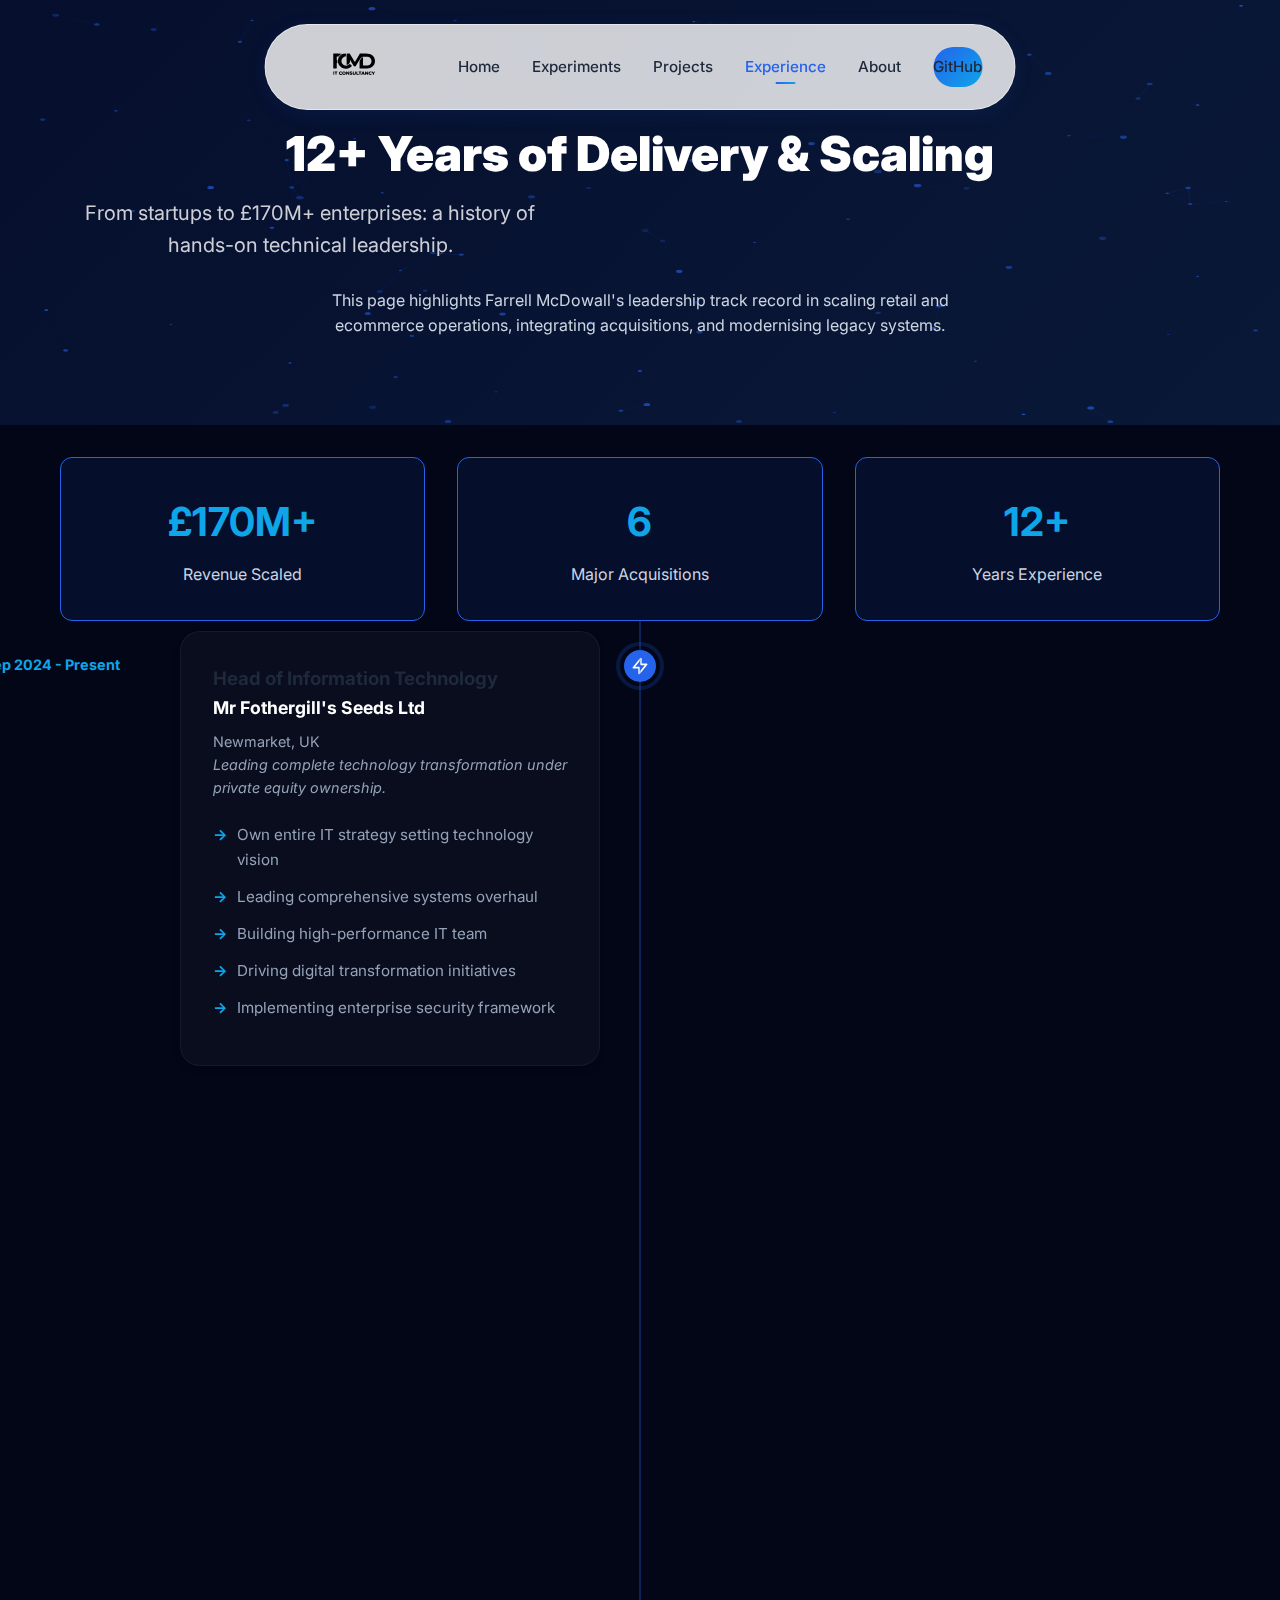
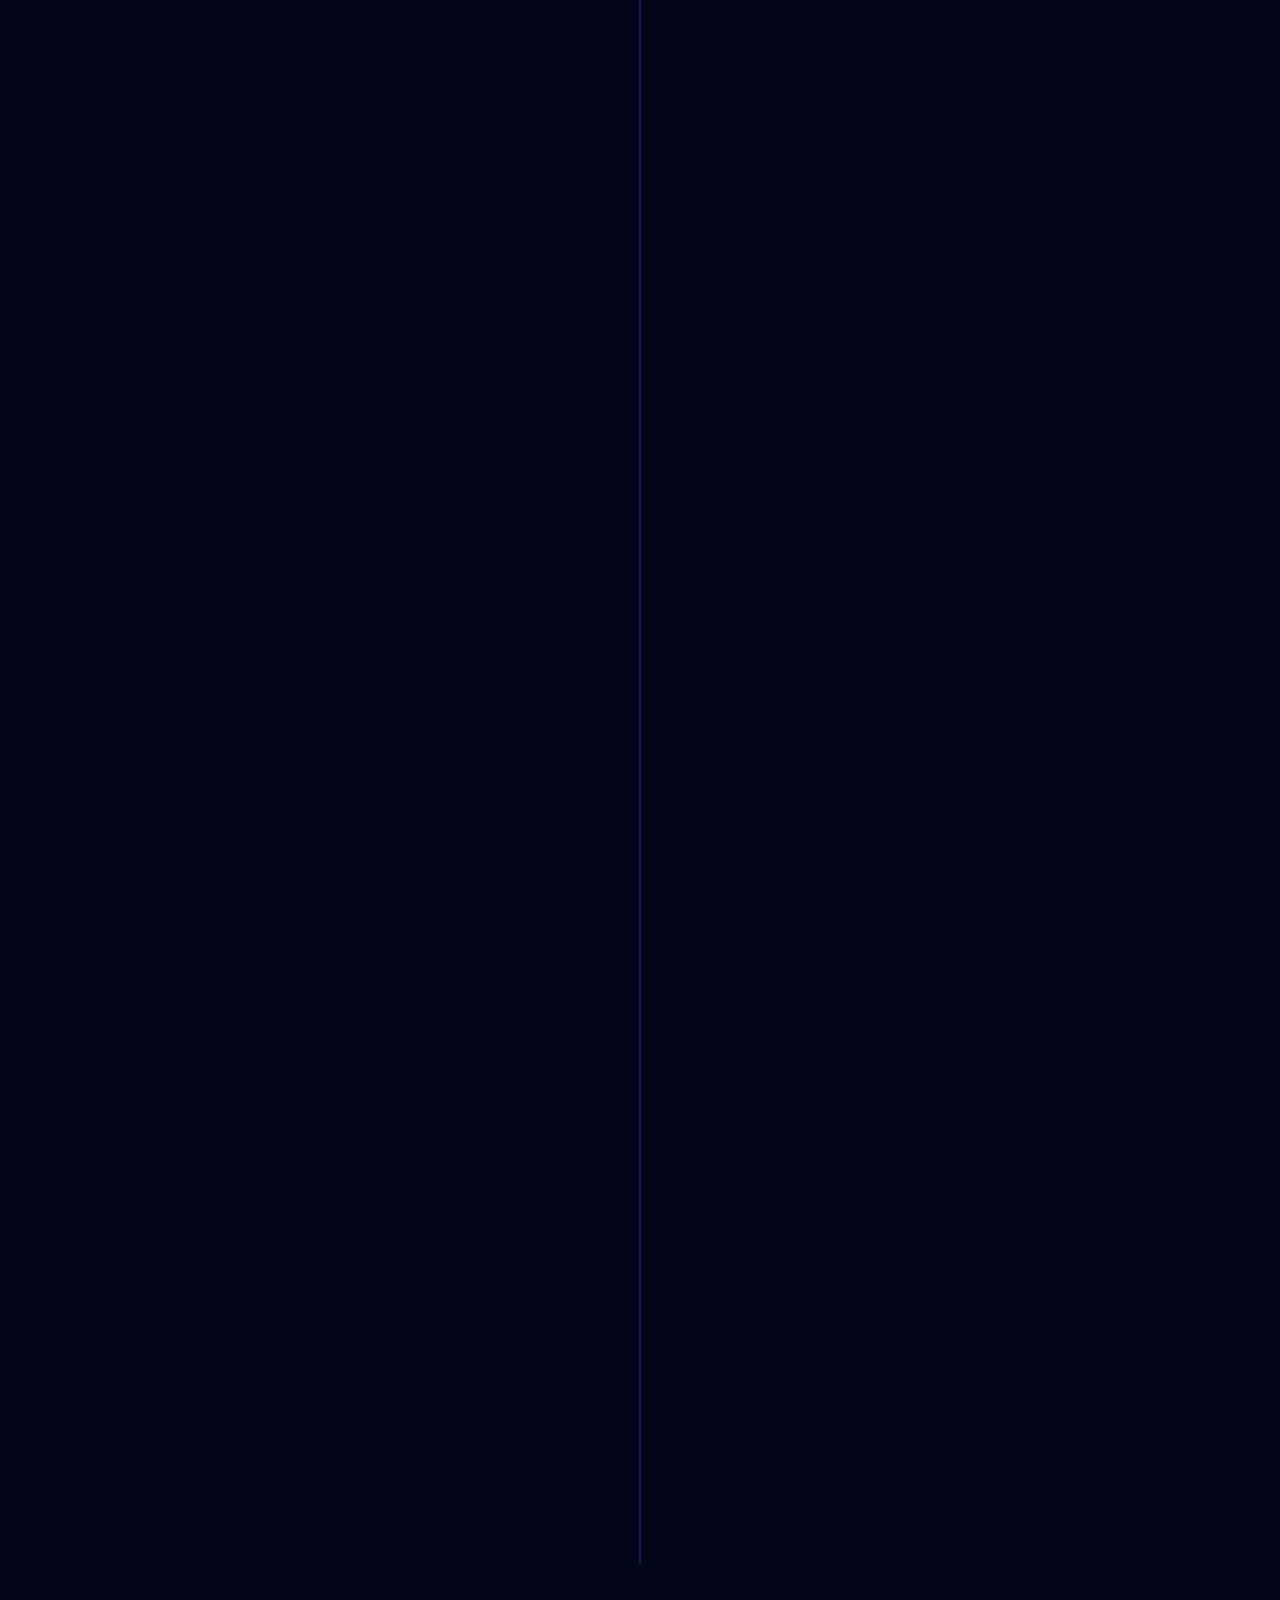
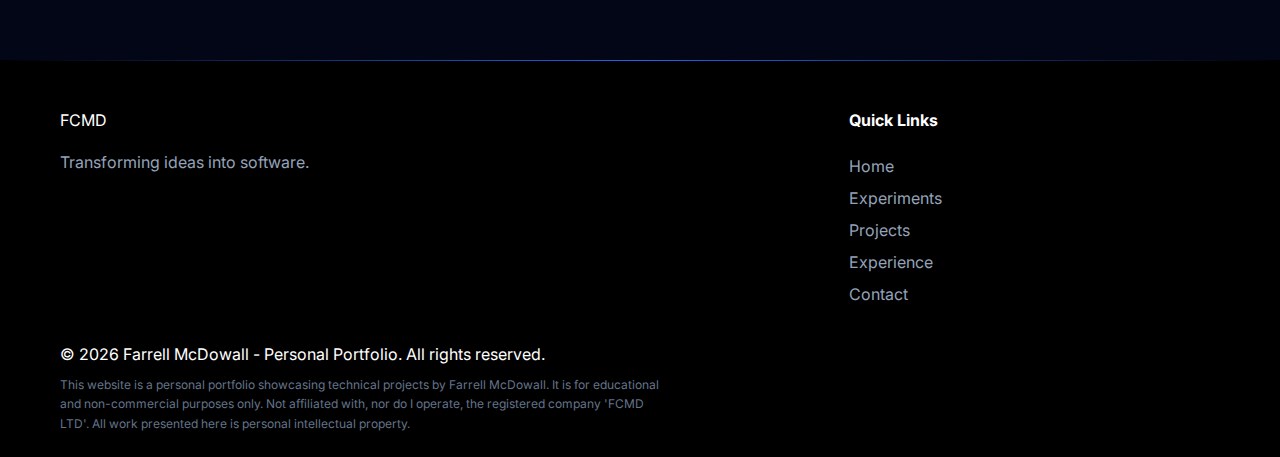
<file: experience.html>
<!DOCTYPE html>
<html lang="en">
<head>
    <meta charset="UTF-8">
    <meta name="viewport" content="width=device-width, initial-scale=1.0">
    <title>Experience - FCMD | Farrell McDowall</title>
    <meta name="description" content="Professional journey of Farrell McDowall: Scaling Yours Clothing from £2M to £170M+, M&A integration, and digital transformation leadership.">
    <meta name="robots" content="index, follow">
    <link rel="canonical" href="https://fcmd.com/experience.html">
    <link rel="sitemap" type="application/xml" title="Sitemap" href="https://fcmd.com/sitemap.xml">
    
    <!-- Open Graph -->
    <meta property="og:type" content="website">
    <meta property="og:url" content="https://fcmd.com/experience.html">
    <meta property="og:title" content="Farrell McDowall - Professional Experience">
    <meta property="og:description" content="A track record of scaling businesses, leading transformation, and driving growth.">
    <meta property="og:image" content="https://fcmd.com/images/og-experience.png">
    <meta property="og:image:alt" content="FCMD Experience and Outcomes">
    <meta property="og:image:width" content="1200">
    <meta property="og:image:height" content="630">

    <!-- Twitter -->
    <meta property="twitter:card" content="summary_large_image">
    <meta property="twitter:url" content="https://fcmd.com/experience.html">
    <meta property="twitter:title" content="Farrell McDowall - Professional Experience">
    <meta property="twitter:description" content="A track record of scaling businesses, leading transformation, and driving growth.">
    <meta property="twitter:image" content="https://fcmd.com/images/og-experience.png">

    <script type="application/ld+json">
    {
        "@context": "https://schema.org",
        "@graph": [
            {
                "@type": "Organization",
                "@id": "https://fcmd.com/#organization",
                "name": "FCMD",
                "url": "https://fcmd.com/",
                "logo": "https://fcmd.com/images/logo.svg",
                "email": "contact@fcmd.com",
                "telephone": "+447777123456",
                "address": {
                    "@type": "PostalAddress",
                    "addressLocality": "Peterborough",
                    "addressCountry": "GB"
                },
                "areaServed": [
                    "United Kingdom",
                    "European Union"
                ],
                "founder": {
                    "@id": "https://fcmd.com/#person"
                }
            },
            {
                "@type": "Person",
                "@id": "https://fcmd.com/#person",
                "name": "Farrell McDowall",
                "jobTitle": "Fractional CTO and IT Advisor",
                "worksFor": {
                    "@id": "https://fcmd.com/#organization"
                },
                "url": "https://fcmd.com/",
                "sameAs": [
                    "https://www.linkedin.com/in/farrellmcdowall/"
                ]
            },
            {
                "@type": "WebSite",
                "@id": "https://fcmd.com/#website",
                "url": "https://fcmd.com/",
                "name": "FCMD",
                "publisher": {
                    "@id": "https://fcmd.com/#organization"
                }
            },
            {
                "@type": "WebPage",
                "@id": "https://fcmd.com/experience.html#webpage",
                "url": "https://fcmd.com/experience.html",
                "name": "Experience - FCMD",
                "isPartOf": {
                    "@id": "https://fcmd.com/#website"
                },
                "about": {
                    "@id": "https://fcmd.com/#person"
                }
            }
        ]
    }
    </script>
    <script type="application/ld+json">
    {
        "@context": "https://schema.org",
        "@type": "FAQPage",
        "mainEntity": [
            {
                "@type": "Question",
                "name": "What outcomes has Farrell delivered?",
                "acceptedAnswer": {
                    "@type": "Answer",
                    "text": "Leadership contributions include scaling retail and ecommerce operations from £2M to £170M+, integrating acquisitions, and modernising systems to improve uptime and delivery speed."
                }
            },
            {
                "@type": "Question",
                "name": "Does FCMD take interim or fractional roles?",
                "acceptedAnswer": {
                    "@type": "Answer",
                    "text": "Yes. FCMD can step in as interim Head of IT/CTO, provide fractional leadership, or support your existing team with strategy, governance, and delivery oversight."
                }
            },
            {
                "@type": "Question",
                "name": "Can you work with internal teams and vendors?",
                "acceptedAnswer": {
                    "@type": "Answer",
                    "text": "FCMD partners with internal teams and external vendors to align roadmaps, reduce risk, and keep delivery on track without adding unnecessary overhead."
                }
            }
        ]
    }
    </script>

    <link rel="icon" href="images/logo.svg" type="image/svg+xml">
    <link rel="stylesheet" href="styles.css">
    <link rel="preconnect" href="https://fonts.googleapis.com">
    <link rel="preconnect" href="https://fonts.gstatic.com" crossorigin>
    <link href="https://fonts.googleapis.com/css2?family=Inter:wght@300;400;600;700;900&display=swap" rel="stylesheet">
</head>
<body>
    <div class="scroll-progress"></div>
    <nav class="floating-nav">
        <div class="nav-container">
            <div class="logo" onclick="window.location.href='index.html'">
                <img src="images/logo.svg" alt="FCMD logo" class="logo-img" width="1024" height="544">
            </div>
            <ul class="nav-menu">
                <li><a href="index.html#home">Home</a></li>
                <li><a href="index.html#services">Experiments</a></li>
                <li><a href="projects.html">Projects</a></li>
                <li><a href="experience.html" class="active">Experience</a></li>
                <li><a href="index.html#about">About</a></li>
                <li><a href="https://github.com/BarbaricBrush" target="_blank" class="btn-contact">GitHub</a></li>
            </ul>
            <button class="mobile-menu-toggle" aria-label="Toggle navigation menu" aria-expanded="false">
                <span></span>
                <span></span>
                <span></span>
            </button>
        </div>
        <div class="mobile-menu-drawer" aria-hidden="true">
            <ul class="mobile-nav-links">
                <li><a href="index.html#home">Home</a></li>
                <li><a href="index.html#services">Experiments</a></li>
                <li><a href="projects.html">Projects</a></li>
                <li><a href="experience.html" class="active">Experience</a></li>
                <li><a href="index.html#about">About</a></li>
                <li><a href="https://github.com/BarbaricBrush" target="_blank" class="btn-contact-mobile">GitHub</a></li>
            </ul>
        </div>
    </nav>

    <section class="page-header">
        <canvas id="particles-canvas"></canvas>
        <div class="animated-gradient"></div>
        <div class="container" style="position: relative; z-index: 2;">
            <h1 class="hero-title" style="font-size: 3rem; margin-bottom: 1rem;">12+ Years of Delivery & Scaling</h1>
            <p class="hero-subtitle">From startups to £170M+ enterprises: a history of hands-on technical leadership.</p>
            <p class="page-summary">This page highlights Farrell McDowall's leadership track record in scaling retail and ecommerce operations, integrating acquisitions, and modernising legacy systems.</p>
        </div>
    </section>

    <section class="track-record" style="border-bottom: none; padding-bottom: 0;">
        <div class="container">
            <div class="comparison-grid" style="margin-top: 0; grid-template-columns: repeat(auto-fit, minmax(250px, 1fr));">
                <div class="comparison-card highlight" style="text-align: center;">
                    <h3 class="comparison-header" style="margin-bottom: 0.5rem; font-size: 2.5rem; color: var(--secondary-color);">£170M+</h3>
                    <p style="color: #cbd5e1;">Revenue Scaled</p>
                </div>
                <div class="comparison-card highlight" style="text-align: center;">
                    <h3 class="comparison-header" style="margin-bottom: 0.5rem; font-size: 2.5rem; color: var(--secondary-color);">6</h3>
                    <p style="color: #cbd5e1;">Major Acquisitions</p>
                </div>
                <div class="comparison-card highlight" style="text-align: center;">
                    <h3 class="comparison-header" style="margin-bottom: 0.5rem; font-size: 2.5rem; color: var(--secondary-color);">12+</h3>
                    <p style="color: #cbd5e1;">Years Experience</p>
                </div>
            </div>
        </div>
    </section>

    <section class="timeline-section">
        <div class="container">
            <div class="timeline">
                <!-- Mr Fothergill's Seeds -->
                <div class="timeline-item">
                    <div class="timeline-dot">
                        <svg xmlns="http://www.w3.org/2000/svg" fill="none" viewBox="0 0 24 24" stroke="currentColor"><path stroke-linecap="round" stroke-linejoin="round" stroke-width="2" d="M13 10V3L4 14h7v7l9-11h-7z" /></svg>
                    </div>
                    <div class="timeline-date">Sep 2024 - Present</div>
                    <div class="timeline-content highlight-card">
                        <h3>Head of Information Technology</h3>
                        <h4>Mr Fothergill's Seeds Ltd</h4>
                        <p class="location">Newmarket, UK</p>
                        <p class="role-summary">Leading complete technology transformation under private equity ownership.</p>
                        <ul class="responsibility-list">
                            <li>Own entire IT strategy setting technology vision</li>
                            <li>Leading comprehensive systems overhaul</li>
                            <li>Building high-performance IT team</li>
                            <li>Driving digital transformation initiatives</li>
                            <li>Implementing enterprise security framework</li>
                        </ul>
                    </div>
                </div>

                <!-- Yours Clothing (Head of IT) -->
                <div class="timeline-item">
                    <div class="timeline-dot">
                        <svg xmlns="http://www.w3.org/2000/svg" fill="none" viewBox="0 0 24 24" stroke="currentColor"><path stroke-linecap="round" stroke-linejoin="round" stroke-width="2" d="M9 19v-6a2 2 0 00-2-2H5a2 2 0 00-2 2v6a2 2 0 002 2h2a2 2 0 002-2zm0 0V9a2 2 0 012-2h2a2 2 0 012 2v10m-6 0a2 2 0 002 2h2a2 2 0 002-2m0 0V5a2 2 0 012-2h2a2 2 0 012 2v14a2 2 0 01-2 2h-2a2 2 0 01-2-2z" /></svg>
                    </div>
                    <div class="timeline-date">Sep 2019 - Sep 2024</div>
                    <div class="timeline-content highlight-card">
                        <h3>Head of Information Technology</h3>
                        <h4>Yours Clothing Group</h4>
                        <p class="location">Peterborough, UK</p>
                        <p class="role-summary" style="margin-bottom: 0.5rem;"><strong>The Challenge:</strong> Scale a £2M startup into a £170M+ multi-brand enterprise while acquiring and integrating 5 major competitors.</p>
                        <p class="role-summary"><strong>The Outcome:</strong> Built the IT function from scratch, led M&A integration for Evans/M&Co/LTS, and maintained 99% uptime during explosive growth.</p>
                        
                        <div class="tech-stack">
                            <span class="tech-tag">M&A Integration</span>
                            <span class="tech-tag">Cisco Meraki</span>
                            <span class="tech-tag">Cloud Scaling</span>
                            <span class="tech-tag">E-commerce</span>
                        </div>

                        <ul class="responsibility-list">
                            <li><strong>M&A Engine:</strong> Led seamless tech onboarding for Evans, M&Co, LongTallSally.</li>
                            <li><strong>Scale:</strong> Grew IT team from 1 to enterprise-level function supporting 1000+ staff.</li>
                            <li><strong>Infrastructure:</strong> Deployed Cisco Meraki across all retail/HQ sites.</li>
                            <li><strong>Reliability:</strong> 99%+ uptime for 6 fashion brand websites during peak trading.</li>
                        </ul>
                    </div>
                </div>

                <!-- Yours Clothing (IT Manager) -->
                <div class="timeline-item">
                    <div class="timeline-dot">
                        <svg xmlns="http://www.w3.org/2000/svg" fill="none" viewBox="0 0 24 24" stroke="currentColor"><path stroke-linecap="round" stroke-linejoin="round" stroke-width="2" d="M12 6V4m0 2a2 2 0 100 4m0-4a2 2 0 110 4m-6 8a2 2 0 100-4m0 4a2 2 0 110-4m0 4v2m0-6V4m6 6v10m6-2a2 2 0 100-4m0 4a2 2 0 110-4m0 4v2m0-6V4" /></svg>
                    </div>
                    <div class="timeline-date">Jun 2017 - Sep 2019</div>
                    <div class="timeline-content highlight-card">
                        <h3>Information Technology Manager</h3>
                        <h4>Yours Clothing</h4>
                        <p class="location">Peterborough, UK</p>
                        <p class="role-summary">Focused on Change Management and Business Process Improvement during early growth phases.</p>
                    </div>
                </div>

                <!-- Rivage -->
                <div class="timeline-item">
                    <div class="timeline-dot">
                        <svg xmlns="http://www.w3.org/2000/svg" fill="none" viewBox="0 0 24 24" stroke="currentColor"><path stroke-linecap="round" stroke-linejoin="round" stroke-width="2" d="M10 20l4-16m4 4l4 4-4 4M6 16l-4-4 4-4" /></svg>
                    </div>
                    <div class="timeline-date">Sep 2016 - Jun 2017</div>
                    <div class="timeline-content highlight-card">
                        <h3>IT Development Manager</h3>
                        <h4>Rivage UK</h4>
                        <p class="location">Peterborough, UK</p>
                        <p class="role-summary">Built and led the complete technical infrastructure for a natural cosmetics startup.</p>
                         <div class="tech-stack">
                            <span class="tech-tag">Startup</span>
                            <span class="tech-tag">Full Stack Dev</span>
                            <span class="tech-tag">Infrastructure</span>
                        </div>
                        <ul class="responsibility-list">
                            <li>Architected complete e-commerce platform from ground up.</li>
                            <li>Built comprehensive business management systems (Inventory, CRM, Finance).</li>
                            <li>Contributed to profitable business exit/sale through robust technical foundation.</li>
                        </ul>
                    </div>
                </div>

                <!-- Trisoft -->
                <div class="timeline-item">
                    <div class="timeline-dot">
                        <svg xmlns="http://www.w3.org/2000/svg" fill="none" viewBox="0 0 24 24" stroke="currentColor"><path stroke-linecap="round" stroke-linejoin="round" stroke-width="2" d="M14 10l-2 1m0 0l-2-1m2 1v2.5M20 7l-2 1m2-1l-2-1m2 1v2.5M14 4l-2-1-2 1M4 7l2-1M4 7l2 1M4 7v2.5M12 21l-2-1m2 1l2-1m-2 1v-2.5M6 18l-2-1v-2.5M18 18l2-1v-2.5" /></svg>
                    </div>
                    <div class="timeline-date">Oct 2015 - Sep 2016</div>
                    <div class="timeline-content highlight-card">
                        <h3>Software Developer</h3>
                        <h4>Trisoft Limited</h4>
                        <p class="location">Peterborough, UK</p>
                        <p class="role-summary">Delivered bespoke software development for NHS theatre management systems.</p>
                        <ul class="responsibility-list">
                            <li>Developed enhancements for AQUA TheaterMan (NHS).</li>
                            <li>Built backend infrastructure for SalesPak application.</li>
                            <li>Maintained DCB 0129 accredited healthcare systems.</li>
                        </ul>
                    </div>
                </div>

                <!-- Bakkavor -->
                <div class="timeline-item">
                    <div class="timeline-dot">
                        <svg xmlns="http://www.w3.org/2000/svg" fill="none" viewBox="0 0 24 24" stroke="currentColor"><path stroke-linecap="round" stroke-linejoin="round" stroke-width="2" d="M5 12h14M5 12a2 2 0 01-2-2V6a2 2 0 012-2h14a2 2 0 012 2v4a2 2 0 01-2 2M5 12a2 2 0 00-2 2v4a2 2 0 002 2h14a2 2 0 002-2v-4a2 2 0 00-2-2m-2-4h.01M17 16h.01" /></svg>
                    </div>
                    <div class="timeline-date">Jan 2013 - Oct 2015</div>
                    <div class="timeline-content highlight-card">
                        <h3>Systems Administrator</h3>
                        <h4>Bakkavor</h4>
                        <p class="location">Spalding, UK</p>
                        <p class="role-summary">Critical IT infrastructure support for leading fresh food manufacturer.</p>
                    </div>
                </div>
            </div>
        </div>
    </section>

    <footer class="footer">
        <div class="container">
            <div class="footer-content">
                <div class="footer-brand">
                    <div class="logo">
                        <span class="logo-text">FCMD</span>
                    </div>
                    <p>Transforming ideas into software.</p>
                </div>
                <div class="footer-links">
                    <h4>Quick Links</h4>
                    <ul>
                        <li><a href="index.html#home">Home</a></li>
                        <li><a href="index.html#services">Experiments</a></li>
                        <li><a href="projects.html">Projects</a></li>
                        <li><a href="experience.html">Experience</a></li>
                        <li><a href="index.html#contact">Contact</a></li>
                    </ul>
                </div>
            </div>
            <div class="footer-bottom">
                <p>&copy; 2026 Farrell McDowall - Personal Portfolio. All rights reserved.</p>
                <p style="color: #64748b; font-size: 0.75rem; margin-top: 0.5rem; max-width: 600px;">
                    This website is a personal portfolio showcasing technical projects by Farrell McDowall. It is for educational and non-commercial purposes only. Not affiliated with, nor do I operate, the registered company 'FCMD LTD'. All work presented here is personal intellectual property.
                </p>
            </div>
        </div>
    </footer>

    <script src="script.js"></script>
</body>
</html>
</file>
<file: styles.css>
html {
    scroll-behavior: smooth;
    scroll-padding-top: 120px;
}

* {
    margin: 0;
    padding: 0;
    box-sizing: border-box;
}

:root {
    --primary-color: #2563eb; /* Royal Blue */
    --secondary-color: #0ea5e9; /* Sky Blue */
    --accent-color: #6366f1; /* Indigo */
    --dark-bg: #020617; /* Deep Navy */
    --light-bg: #f0f9ff; /* Light Blue tint */
    --text-dark: #1e293b;
    --text-light: #64748b;
    --white: #ffffff;
    --gradient-1: linear-gradient(135deg, #2563eb 0%, #0ea5e9 100%);
    --gradient-2: linear-gradient(135deg, #3b82f6 0%, #6366f1 100%);
    --gradient-3: linear-gradient(135deg, #0ea5e9 0%, #2563eb 100%);
}

body {
    font-family: 'Inter', -apple-system, BlinkMacSystemFont, 'Segoe UI', sans-serif;
    color: var(--text-dark);
    line-height: 1.6;
    overflow-x: hidden;
}

a:focus-visible,
button:focus-visible,
input:focus-visible,
textarea:focus-visible {
    outline: 2px solid var(--secondary-color);
    outline-offset: 3px;
}

.scroll-progress {
    position: fixed;
    top: 0;
    left: 0;
    width: 0%;
    height: 3px;
    background: var(--gradient-1);
    z-index: 1001;
    transition: width 0.1s ease-out;
}

.container {
    max-width: 1200px;
    margin: 0 auto;
    padding: 0 20px;
}

/* Floating Navigation */
.floating-nav {
    position: fixed;
    top: 1.5rem;
    left: 50%;
    transform: translateX(-50%);
    z-index: 1000;
    width: auto;
    max-width: 95%;
}

.nav-container {
    background: rgba(255, 255, 255, 0.8);
    backdrop-filter: blur(12px);
    -webkit-backdrop-filter: blur(12px);
    padding: 0.75rem 2rem;
    border-radius: 50px;
    display: flex;
    align-items: center;
    gap: 3rem;
    box-shadow: 0 4px 20px rgba(37, 99, 235, 0.1);
    border: 1px solid rgba(255, 255, 255, 0.5);
    transition: all 0.3s ease;
}

.nav-container:hover {
    box-shadow: 0 10px 30px rgba(37, 99, 235, 0.15);
    background: rgba(240, 249, 255, 0.9);
}

.logo {
    display: flex;
    align-items: center;
    cursor: pointer;
    transition: transform 0.3s ease;
}

.logo-img {
    height: 60px;
    width: auto;
    object-fit: contain;
    transition: all 0.3s ease;
}

.nav-menu {
    display: flex;
    list-style: none;
    gap: 2rem;
    align-items: center;
    margin: 0;
    padding: 0;
}

.nav-menu a {
    text-decoration: none;
    color: var(--text-dark);
    font-weight: 500;
    font-size: 0.95rem;
    transition: all 0.3s ease;
    position: relative;
    padding: 0.5rem 0;
}

.nav-menu a::after {
    content: '';
    position: absolute;
    bottom: 0;
    left: 50%;
    transform: translateX(-50%);
    width: 0;
    height: 2px;
    background: var(--gradient-1);
    transition: width 0.3s ease;
    border-radius: 2px;
}

.nav-menu a:hover::after {
    width: 20px;
}

.nav-menu a:hover,
.nav-menu a.active {
    color: var(--primary-color);
}

.nav-menu a.active::after {
    width: 20px;
}

.btn-contact {
    background: var(--gradient-1);
    color: var(--white);
    padding: 0.6rem 1.5rem;
    border-radius: 25px;
    transition: transform 0.3s ease, box-shadow 0.3s ease;
    white-space: nowrap; /* Prevent text wrapping */
    display: inline-flex;
    align-items: center;
    justify-content: center;
}

.btn-contact:hover {
    transform: translateY(-2px);
    box-shadow: 0 5px 15px rgba(99, 102, 241, 0.3);
    color: var(--white);
}

/* Mobile Menu */
.mobile-menu-toggle {
    display: none;
    flex-direction: column;
    justify-content: space-between;
    width: 30px;
    height: 21px;
    cursor: pointer;
    z-index: 1002;
    background: none;
    border: none;
    padding: 0;
}

.mobile-menu-toggle span {
    display: block;
    width: 100%;
    height: 3px;
    background: var(--primary-color);
    border-radius: 3px;
    transition: all 0.3s ease;
}

.mobile-menu-drawer {
    position: fixed;
    top: -100vh;
    left: 0;
    width: 100%;
    height: 100vh;
    background: rgba(2, 6, 23, 0.95);
    backdrop-filter: blur(20px);
    -webkit-backdrop-filter: blur(20px);
    z-index: 999;
    display: flex;
    align-items: center;
    justify-content: center;
    transition: top 0.4s cubic-bezier(0.165, 0.84, 0.44, 1);
    opacity: 0;
    pointer-events: none;
}

.mobile-menu-drawer.active {
    top: 0;
    opacity: 1;
    pointer-events: all;
}

.mobile-nav-links {
    list-style: none;
    text-align: center;
    padding: 0;
}

.mobile-nav-links li {
    margin-bottom: 2rem;
    opacity: 0;
    transform: translateY(20px);
    transition: all 0.3s ease;
}

.mobile-menu-drawer.active .mobile-nav-links li {
    opacity: 1;
    transform: translateY(0);
    transition-delay: 0.2s;
}

.mobile-menu-drawer.active .mobile-nav-links li:nth-child(2) { transition-delay: 0.3s; }
.mobile-menu-drawer.active .mobile-nav-links li:nth-child(3) { transition-delay: 0.4s; }
.mobile-menu-drawer.active .mobile-nav-links li:nth-child(4) { transition-delay: 0.5s; }
.mobile-menu-drawer.active .mobile-nav-links li:nth-child(5) { transition-delay: 0.6s; }
.mobile-menu-drawer.active .mobile-nav-links li:nth-child(6) { transition-delay: 0.7s; }

.mobile-nav-links a {
    font-size: 2rem;
    color: var(--white);
    text-decoration: none;
    font-weight: 700;
    transition: color 0.3s ease;
}

.mobile-nav-links a:hover,
.mobile-nav-links a.active {
    color: var(--primary-color);
}

.btn-contact-mobile {
    background: var(--gradient-1);
    color: var(--white) !important;
    padding: 1rem 3rem !important;
    border-radius: 50px;
    font-size: 1.5rem !important;
}

/* Hamburger Animation */
.mobile-menu-toggle.active span:nth-child(1) {
    transform: rotate(45deg) translate(5px, 5px);
}

.mobile-menu-toggle.active span:nth-child(2) {
    opacity: 0;
}

.mobile-menu-toggle.active span:nth-child(3) {
    transform: rotate(-45deg) translate(8px, -8px);
}

@media (max-width: 768px) {
    .nav-menu {
        display: none;
    }
    
    .mobile-menu-toggle {
        display: flex;
    }
    
    .nav-container {
        padding: 0.5rem 1.5rem;
        gap: 0;
        justify-content: space-between;
        width: 100%;
    }
    
    .logo-img {
        height: 40px;
    }
    
    .floating-nav {
        width: 90%;
        max-width: none;
    }

    .hero {
        padding-top: clamp(96px, 14vh, 120px);
        text-align: center;
        height: auto;
        min-height: 100dvh;
    }
    
    .hero .container {
        grid-template-columns: 1fr;
        gap: 2rem;
    }

    .hero-title {
        font-size: 2.5rem;
    }

    .hero-buttons {
        flex-direction: column;
        align-items: stretch;
        gap: 1rem;
    }

    .hero-visual {
        display: block; /* Keep it visible but smaller */
        height: 300px;
        transform: scale(0.7);
        margin-top: 0;
    }

    .services-grid {
        grid-template-columns: 1fr;
    }

    .about-content {
        grid-template-columns: 1fr;
    }

    .features {
        flex-direction: column;
        align-items: center; /* Center align on mobile since text-align is center */
        gap: 1.5rem;
    }
    
    .feature {
        text-align: center;
    }

    .contact-content {
        grid-template-columns: 1fr;
    }

    .footer-content {
        grid-template-columns: 1fr;
    }
}

#particles-canvas {
    position: absolute;
    top: 0;
    left: 0;
    width: 100%;
    height: 100%;
    z-index: 0;
}

.animated-gradient {
    position: absolute;
    top: 0;
    left: 0;
    width: 100%;
    height: 100%;
    background: linear-gradient(135deg, #1e40af 0%, #3b82f6 25%, #60a5fa 50%, #2563eb 75%, #1d4ed8 100%);
    background-size: 400% 400%;
    animation: gradientShift 15s ease infinite;
    opacity: 0.15;
    z-index: 1;
}

@keyframes gradientShift {
    0%, 100% {
        background-position: 0% 50%;
    }
    50% {
        background-position: 100% 50%;
    }
}

/* Process Section */
.process {
    padding: 6rem 0;
    background: var(--dark-bg);
    position: relative;
}

.process-grid {
    display: grid;
    grid-template-columns: repeat(auto-fit, minmax(300px, 1fr));
    gap: 2rem;
}

.process-card {
    background: rgba(255, 255, 255, 0.03);
    padding: 2.5rem;
    border-radius: 20px;
    border: 1px solid rgba(255, 255, 255, 0.05);
    backdrop-filter: blur(10px);
    transition: transform 0.3s ease;
}

.process-card:hover {
    transform: translateY(-5px);
    background: rgba(255, 255, 255, 0.05);
    border-color: var(--primary-color);
}

.process-step {
    font-size: 3.5rem;
    font-weight: 900;
    color: rgba(37, 99, 235, 0.3);
    margin-bottom: 1rem;
    line-height: 1;
}

.process-card h3 {
    color: var(--white);
    margin-bottom: 1rem;
    font-size: 1.5rem;
}

.process-card p {
    color: #94a3b8;
    line-height: 1.7;
}

@media (max-width: 768px) {
    .process-grid {
        grid-template-columns: 1fr;
    }
}
/* Hero Section */
.hero {
    min-height: 100vh;
    min-height: 100dvh;
    height: 100dvh;
    display: flex;
    align-items: center;
    padding-top: clamp(96px, 12vh, 140px);
    padding-bottom: clamp(32px, 8vh, 60px);
    position: relative;
    overflow: hidden;
    background: var(--dark-bg);
}

.hero .container {
    display: grid;
    grid-template-columns: 1fr 1fr;
    gap: clamp(2rem, 6vw, 4rem);
    align-items: center;
    position: relative;
    z-index: 2;
}

/* ... existing styles ... */

@media (max-width: 992px) {
    .hero-title {
        font-size: 2.5rem;
    }
    
    .hero-visual {
        transform: scale(0.8);
    }
}

@media (max-width: 768px) {
    .hero {
        padding-top: clamp(96px, 14vh, 120px);
        text-align: center;
        /* Allow height to grow if content is tall */
        height: auto;
        min-height: 100dvh;
    }
    
    .hero .container {
        grid-template-columns: 1fr;
        gap: 3rem;
    }

    .hero-buttons {
        justify-content: center;
    }

    .hero-visual {
        height: 300px; /* Reduce height on mobile */
        transform: scale(0.7);
        margin-top: -2rem;
    }
    
    /* ... existing mobile menu styles ... */
}

.hero-content {
    z-index: 2;
}

.hero-title {
    font-size: clamp(2.5rem, 5vw + 1rem, 4.5rem);
    font-weight: 900;
    line-height: 1.1;
    margin-bottom: 1.5rem;
    color: var(--white);
}

.gradient-text {
    background: linear-gradient(135deg, #667eea 0%, #764ba2 50%, #f093fb 100%);
    background-size: 200% auto;
    -webkit-background-clip: text;
    -webkit-text-fill-color: transparent;
    background-clip: text;
    animation: shimmer 3s linear infinite;
}

@keyframes shimmer {
    0% {
        background-position: 0% center;
    }
    100% {
        background-position: 200% center;
    }
}

.typing-effect {
    display: inline-block;
    position: relative;
}

.hero-subtitle {
    font-size: 1.25rem;
    color: rgba(255, 255, 255, 0.8);
    margin-bottom: clamp(1.25rem, 3vh, 2rem);
    max-width: 500px;
}

.hero-summary,
.page-summary {
    color: #cbd5e1;
    font-size: 1rem;
    max-width: 620px;
    margin-bottom: clamp(1rem, 2.5vh, 1.75rem);
}

.page-summary {
    margin-left: auto;
    margin-right: auto;
}

.hero-buttons {
    display: flex;
    gap: 1rem;
}

.btn {
    padding: 1rem 2rem;
    border-radius: 30px;
    text-decoration: none;
    font-weight: 600;
    transition: all 0.3s ease;
    display: inline-flex;
    align-items: center;
    gap: 0.5rem;
    position: relative;
    overflow: hidden;
}

.btn::before {
    content: '';
    position: absolute;
    top: 50%;
    left: 50%;
    width: 0;
    height: 0;
    border-radius: 50%;
    background: rgba(255, 255, 255, 0.3);
    transform: translate(-50%, -50%);
    transition: width 0.6s, height 0.6s;
}

.btn:hover::before {
    width: 300px;
    height: 300px;
}

.btn-primary {
    background: var(--gradient-1);
    color: var(--white);
    box-shadow: 0 10px 25px rgba(99, 102, 241, 0.3);
}

.btn-primary:hover {
    transform: translateY(-3px);
    box-shadow: 0 15px 35px rgba(99, 102, 241, 0.4);
}

.pulse-effect {
    animation: pulse 2s ease-in-out infinite;
}

@keyframes pulse {
    0%, 100% {
        box-shadow: 0 10px 25px rgba(99, 102, 241, 0.3);
    }
    50% {
        box-shadow: 0 10px 35px rgba(99, 102, 241, 0.6);
    }
}

.btn-arrow {
    display: inline-block;
    transition: transform 0.3s ease;
}

.btn:hover .btn-arrow {
    transform: translateX(5px);
}

.btn-secondary {
    background: rgba(255, 255, 255, 0.1);
    color: var(--white);
    border: 2px solid rgba(255, 255, 255, 0.3);
    backdrop-filter: blur(10px);
}

.btn-secondary:hover {
    background: rgba(255, 255, 255, 0.2);
    border-color: rgba(255, 255, 255, 0.5);
}

.hero-visual {
    position: relative;
    height: 500px;
}

.floating-card {
    position: absolute;
    border-radius: 20px;
    animation: float 6s ease-in-out infinite;
    overflow: hidden;
}

.card-glow {
    position: absolute;
    top: -50%;
    left: -50%;
    width: 200%;
    height: 200%;
    background: radial-gradient(circle, rgba(255, 255, 255, 0.3) 0%, transparent 70%);
    animation: rotate 10s linear infinite;
}

@keyframes rotate {
    0% {
        transform: rotate(0deg);
    }
    100% {
        transform: rotate(360deg);
    }
}

.card-1 {
    width: 300px;
    height: 200px;
    background: var(--gradient-1);
    top: 0;
    right: 0;
    box-shadow: 0 20px 60px rgba(99, 102, 241, 0.4);
    animation-delay: 0s;
}

.card-2 {
    width: 250px;
    height: 180px;
    background: var(--gradient-2);
    bottom: 100px;
    left: 50px;
    box-shadow: 0 20px 60px rgba(236, 72, 153, 0.4);
    animation-delay: 2s;
}

.card-3 {
    width: 200px;
    height: 150px;
    background: var(--gradient-3);
    top: 50%;
    right: 80px;
    box-shadow: 0 20px 60px rgba(59, 130, 246, 0.4);
    animation-delay: 4s;
}

@keyframes float {
    0%, 100% {
        transform: translateY(0) rotate(0deg);
    }
    50% {
        transform: translateY(-20px) rotate(3deg);
    }
}

.orbit-container {
    position: absolute;
    width: 100%;
    height: 100%;
    top: 50%;
    left: 50%;
    transform: translate(-50%, -50%);
}

.orbit {
    position: absolute;
    border: 2px solid rgba(99, 102, 241, 0.2);
    border-radius: 50%;
    animation: spin 20s linear infinite;
}

.orbit-1 {
    width: 300px;
    height: 300px;
    top: 50%;
    left: 50%;
    transform: translate(-50%, -50%);
}

.orbit-2 {
    width: 400px;
    height: 400px;
    top: 50%;
    left: 50%;
    transform: translate(-50%, -50%);
    animation-duration: 25s;
}

.orbit-3 {
    width: 500px;
    height: 500px;
    top: 50%;
    left: 50%;
    transform: translate(-50%, -50%);
    animation-duration: 30s;
}

@keyframes spin {
    0% {
        transform: translate(-50%, -50%) rotate(0deg);
    }
    100% {
        transform: translate(-50%, -50%) rotate(360deg);
    }
}

.services {
    padding: 6rem 0;
    background: var(--dark-bg);
    position: relative;
}

.projects {
    padding: 6rem 0;
    background: var(--dark-bg);
    position: relative;
}

.projects-grid {
    display: grid;
    grid-template-columns: repeat(auto-fit, minmax(280px, 1fr));
    gap: 2rem;
}

.project-card {
    min-height: 260px;
}

.project-meta {
    margin-top: 1.5rem;
    display: flex;
    align-items: center;
    gap: 1rem;
    flex-wrap: wrap;
}

.project-status {
    display: inline-flex;
    align-items: center;
    padding: 0.35rem 0.75rem;
    border-radius: 999px;
    font-size: 0.75rem;
    font-weight: 700;
    text-transform: uppercase;
    letter-spacing: 0.08em;
    color: #93c5fd;
    border: 1px solid rgba(59, 130, 246, 0.3);
    background: rgba(59, 130, 246, 0.1);
}

.project-link {
    color: var(--secondary-color);
    text-decoration: none;
    font-weight: 600;
}

.project-link:hover {
    color: var(--white);
}

.faq {
    padding: 6rem 0;
    background: var(--dark-bg);
    position: relative;
}

.faq-grid {
    display: grid;
    grid-template-columns: repeat(auto-fit, minmax(280px, 1fr));
    gap: 2rem;
}

.faq-item h4 {
    font-size: 1.1rem;
    margin-bottom: 0.75rem;
    color: var(--white);
}

.faq-item p {
    color: #94a3b8;
    font-size: 0.95rem;
    line-height: 1.7;
}

.section-title {
    text-align: center;
    font-size: clamp(2rem, 4vw, 3rem);
    font-weight: 900;
    margin-bottom: 1rem;
    color: var(--white);
}

.section-subtitle {
    text-align: center;
    color: var(--text-light);
    font-size: 1.125rem;
    margin-bottom: 4rem;
}

.services-grid {
    display: grid;
    grid-template-columns: repeat(auto-fit, minmax(300px, 1fr));
    gap: 2rem;
}

.service-card {
    background: rgba(255, 255, 255, 0.03);
    backdrop-filter: blur(10px);
    padding: 2.5rem;
    border-radius: 20px;
    box-shadow: 0 4px 6px rgba(0, 0, 0, 0.2);
    transition: all 0.4s cubic-bezier(0.175, 0.885, 0.32, 1.275);
    border: 1px solid rgba(255, 255, 255, 0.1);
    position: relative;
    overflow: hidden;
    cursor: pointer;
    display: flex;
    flex-direction: column;
    height: 100%;
}

.card-step {
    position: absolute;
    top: 10px;
    right: 20px;
    font-size: 4rem;
    font-weight: 900;
    color: rgba(255, 255, 255, 0.03);
    z-index: 0;
    transition: all 0.3s ease;
}

.service-card:hover .card-step {
    color: rgba(255, 255, 255, 0.08);
    transform: scale(1.1);
}

.service-link {
    margin-top: auto;
    color: var(--secondary-color);
    text-decoration: none;
    font-weight: 600;
    font-size: 0.95rem;
    opacity: 0;
    transform: translateY(20px);
    transition: all 0.3s ease;
    display: inline-block;
}

.service-card:hover .service-link {
    opacity: 1;
    transform: translateY(0);
}

.service-overlay {
    position: absolute;
    top: 0;
    left: 0;
    width: 100%;
    height: 100%;
    background: radial-gradient(circle at top right, rgba(37, 99, 235, 0.4), transparent 70%);
    opacity: 0;
    transition: opacity 0.4s ease;
    pointer-events: none;
    z-index: 0;
}

.service-card:hover .service-overlay {
    opacity: 0.2;
}

.service-card:hover {
    transform: translateY(-10px);
    box-shadow: 0 20px 40px rgba(0, 0, 0, 0.4);
    border-color: rgba(37, 99, 235, 0.3);
}

.service-icon {
    width: 60px;
    height: 60px;
    background: rgba(37, 99, 235, 0.1);
    border: 1px solid rgba(37, 99, 235, 0.3);
    border-radius: 15px;
    display: flex;
    align-items: center;
    justify-content: center;
    margin-bottom: 1.5rem;
    transition: all 0.4s ease;
    position: relative;
    z-index: 1;
}

.service-card:hover .service-icon {
    transform: scale(1.1);
    background: var(--gradient-1);
    border-color: transparent;
    box-shadow: 0 10px 20px rgba(37, 99, 235, 0.3);
}

.service-icon svg {
    width: 32px;
    height: 32px;
    color: var(--primary-color);
    transition: color 0.3s ease;
}

.service-card:hover .service-icon svg {
    color: var(--white);
}

.service-card h3 {
    font-size: 1.5rem;
    margin-bottom: 1rem;
    color: var(--white);
    position: relative;
    z-index: 1;
    transition: color 0.3s ease;
}

.service-card p {
    color: #94a3b8;
    line-height: 1.7;
    position: relative;
    z-index: 1;
    margin-bottom: 1.5rem;
}

.about {
    padding: 6rem 0;
    background: linear-gradient(135deg, #020617 0%, #0f172a 100%);
    position: relative;
    overflow: hidden;
    color: var(--white);
}

.about::before {
    content: '';
    position: absolute;
    top: -50%;
    right: -10%;
    width: 500px;
    height: 500px;
    background: radial-gradient(circle, rgba(37, 99, 235, 0.1) 0%, transparent 70%);
    border-radius: 50%;
    animation: float 8s ease-in-out infinite;
}

.about-content {
    display: grid;
    grid-template-columns: 1fr 1fr;
    gap: 4rem;
    align-items: center;
    position: relative;
    z-index: 1;
}

.about-text .section-title {
    text-align: left;
    color: var(--white);
}

.about-description {
    font-size: 1.125rem;
    color: #94a3b8;
    margin-bottom: 3rem;
    line-height: 1.8;
}

.features {
    display: flex;
    justify-content: flex-start;
    align-items: center;
    gap: 2rem;
    margin-top: 3rem;
}

.feature {
    text-align: left;
    padding: 0;
    background: none;
    backdrop-filter: none;
    border: none;
    transition: transform 0.3s ease;
}

.feature:hover {
    transform: translateY(-2px);
    background: none;
}

.feature-divider {
    width: 1px;
    height: 40px;
    background: rgba(255, 255, 255, 0.2);
}

.feature-number {
    font-size: 2.5rem;
    font-weight: 900;
    line-height: 1;
    background: var(--gradient-1);
    -webkit-background-clip: text;
    -webkit-text-fill-color: transparent;
    background-clip: text;
    margin-bottom: 0.25rem;
}

.feature-text {
    color: #94a3b8;
    font-weight: 500;
    font-size: 0.9rem;
    text-transform: uppercase;
    letter-spacing: 0.5px;
}

.about-highlights {
    display: grid;
    grid-template-columns: repeat(2, 1fr);
    gap: 1.5rem;
}

.highlight-card {
    background: rgba(255, 255, 255, 0.03);
    padding: 2rem;
    border-radius: 20px;
    box-shadow: 0 4px 6px rgba(0, 0, 0, 0.2);
    transition: all 0.3s ease;
    border: 1px solid rgba(255, 255, 255, 0.05);
    backdrop-filter: blur(10px);
    display: flex;
    flex-direction: column;
    justify-content: center;
}

.highlight-card:hover {
    transform: translateY(-5px);
    border-color: var(--primary-color);
    box-shadow: 0 15px 35px rgba(37, 99, 235, 0.15);
    background: rgba(255, 255, 255, 0.05);
}

.card-icon {
    width: 48px;
    height: 48px;
    background: rgba(37, 99, 235, 0.1);
    border-radius: 12px;
    display: flex;
    align-items: center;
    justify-content: center;
    margin-bottom: 1.25rem;
    color: var(--secondary-color);
}

.card-icon svg {
    width: 24px;
    height: 24px;
}

.highlight-card h4 {
    font-size: 1.1rem;
    margin-bottom: 0.5rem;
    color: var(--white);
    font-weight: 700;
}

.highlight-card p {
    color: #94a3b8;
    font-size: 0.9rem;
    line-height: 1.6;
}

@media (max-width: 768px) {
    .features {
        flex-direction: column;
        align-items: flex-start;
        gap: 1.5rem;
    }
    
    .feature-divider {
        display: none;
    }
    
    .about-highlights {
        grid-template-columns: 1fr;
    }
}

.contact {
    padding: 6rem 0;
    background: var(--dark-bg);
    position: relative;
    color: var(--white);
}

.contact-content {
    display: grid;
    grid-template-columns: 1.5fr 1fr;
    gap: 4rem;
    margin-top: 3rem;
}

.contact-form {
    display: flex;
    flex-direction: column;
    gap: 1.5rem;
}

.form-group {
    position: relative;
}

.form-group input,
.form-group textarea {
    width: 100%;
    padding: 1rem 1.5rem;
    border: 1px solid rgba(255, 255, 255, 0.2);
    border-radius: 12px;
    font-size: 1rem;
    font-family: inherit;
    transition: all 0.3s ease;
    background: rgba(255, 255, 255, 0.05);
    color: var(--white);
}

.form-group input:focus,
.form-group textarea:focus {
    outline: none;
    border-color: var(--primary-color);
    box-shadow: 0 0 0 3px rgba(37, 99, 235, 0.2);
    transform: translateY(-2px);
    background: rgba(255, 255, 255, 0.1);
}

.contact-form .btn-primary {
    width: fit-content;
    cursor: pointer;
    border: none;
    font-size: 1rem;
}

.contact-info {
    display: flex;
    flex-direction: column;
    gap: 1.5rem;
}

.info-card {
    background: rgba(255, 255, 255, 0.03);
    padding: 2rem;
    border-radius: 15px;
    transition: all 0.3s ease;
    border: 1px solid rgba(255, 255, 255, 0.1);
    backdrop-filter: blur(10px);
}

.info-card:hover {
    transform: scale(1.05);
    border-color: var(--primary-color);
    box-shadow: 0 10px 25px rgba(37, 99, 235, 0.15);
    background: rgba(255, 255, 255, 0.05);
}

.info-card h4 {
    font-size: 1.125rem;
    margin-bottom: 0.75rem;
    color: var(--secondary-color);
    font-weight: 700;
}

.info-card p {
    color: #cbd5e1;
    line-height: 1.8;
}

.footer {
    background: #000000;
    color: var(--white);
    padding: 3rem 0 1.5rem;
    position: relative;
    overflow: hidden;
}

.footer::before {
    content: '';
    position: absolute;
    top: 0;
    left: 0;
    width: 100%;
    height: 1px;
    background: linear-gradient(90deg, transparent, var(--primary-color), transparent);
}

.footer-content {
    display: grid;
    grid-template-columns: 2fr 1fr;
    gap: 3rem;
    margin-bottom: 2rem;
}

.footer-brand .logo {
    margin-bottom: 1rem;
}

.footer-brand .logo-text {
    color: var(--white);
    background: none;
    -webkit-text-fill-color: var(--white);
}

.footer-brand .logo-img {
    height: 70px;
}

.footer-brand p {
    color: #94a3b8;
    max-width: 400px;
}

.footer-links h4 {
    margin-bottom: 1rem;
    color: var(--white);
}

.footer-links ul {
    list-style: none;
}

.footer-links a {
    color: #94a3b8;
    text-decoration: none;
    transition: all 0.3s ease;
    line-height: 2;
    display: inline-block;
}

.footer-links a:hover {
    color: var(--primary-color);
    transform: translateX(5px);
}

/* Timeline Styles */
.page-header {
    padding: 8rem 0 4rem;
    background: var(--dark-bg);
    position: relative;
    text-align: center;
    color: var(--white);
}

.timeline-section {
    padding: 0 0 6rem;
    background: var(--dark-bg);
    position: relative;
}

.timeline {
    position: relative;
    max-width: 1000px;
    margin: 0 auto;
}

.timeline::after {
    content: '';
    position: absolute;
    width: 2px;
    background: rgba(37, 99, 235, 0.3);
    top: 0;
    bottom: 0;
    left: 50%;
    margin-left: -1px;
}

.timeline-item {
    padding: 10px 40px;
    position: relative;
    background-color: inherit;
    width: 50%;
}

.timeline-item:nth-child(odd) {
    left: 0;
}

.timeline-item:nth-child(even) {
    left: 50%;
}

.timeline-dot {
    width: 40px;
    height: 40px;
    background: var(--primary-color);
    border: 4px solid var(--dark-bg);
    border-radius: 50%;
    position: absolute;
    top: 25px;
    right: -20px;
    z-index: 1;
    box-shadow: 0 0 0 4px rgba(37, 99, 235, 0.2);
    display: flex;
    align-items: center;
    justify-content: center;
    color: var(--white);
}

.timeline-dot svg {
    width: 20px;
    height: 20px;
}

.timeline-item:nth-child(even) .timeline-dot {
    left: -20px;
}

.timeline-date {
    position: absolute;
    top: 32px;
    right: -160px;
    width: 140px;
    text-align: left;
    color: var(--secondary-color);
    font-weight: 700;
    font-size: 0.9rem;
}

.timeline-item:nth-child(odd) .timeline-date {
    right: auto;
    left: -160px;
    text-align: right;
}

.role-summary {
    color: #cbd5e1;
    font-style: italic;
    margin-bottom: 1.5rem;
    line-height: 1.6;
}

.tech-stack {
    display: flex;
    flex-wrap: wrap;
    gap: 0.5rem;
    margin-bottom: 1.5rem;
}

.tech-tag {
    background: rgba(37, 99, 235, 0.15);
    color: #60a5fa;
    padding: 0.25rem 0.75rem;
    border-radius: 20px;
    font-size: 0.8rem;
    font-weight: 600;
    border: 1px solid rgba(37, 99, 235, 0.3);
    transition: all 0.3s ease;
}

.tech-tag:hover {
    background: var(--primary-color);
    color: var(--white);
    transform: translateY(-2px);
}

.responsibility-list {
    list-style: none;
    padding: 0;
    margin: 0;
}

.responsibility-list li {
    position: relative;
    padding-left: 1.5rem;
    margin-bottom: 0.8rem;
    color: #94a3b8;
    font-size: 0.95rem;
}

.responsibility-list li::before {
    content: '→';
    position: absolute;
    left: 0;
    color: var(--secondary-color);
    font-weight: bold;
}

@media screen and (max-width: 768px) {
    .timeline::after {
        left: 40px;
    }
    
    .timeline-item {
        width: 100%;
        padding-left: 90px;
        padding-right: 25px;
    }
    
    .timeline-dot {
        left: 20px;
        right: auto;
    }
    
    .timeline-item:nth-child(even) .timeline-dot {
        left: 20px;
    }
    
    .timeline-date {
        position: relative;
        top: 0;
        left: 0;
        right: auto;
        width: 100%;
        text-align: left;
        margin-bottom: 0.5rem;
    }
    
    .timeline-item:nth-child(odd) .timeline-date {
        left: 0;
        text-align: left;
    }
}

@media (max-width: 768px) {
    .nav-menu {
        flex-direction: column;
        gap: 1rem;
    }

    .hero .container {
        grid-template-columns: 1fr;
    }

    .hero-visual {
        display: none;
    }

    .hero-title {
        font-size: 2.5rem;
    }

    .services-grid {
        grid-template-columns: 1fr;
    }

    .about-content {
        grid-template-columns: 1fr;
    }

    .features {
        grid-template-columns: 1fr;
    }

    .contact-content {
        grid-template-columns: 1fr;
    }

    .footer-content {
        grid-template-columns: 1fr;
    }
}

@media (max-width: 480px) {
    .hero-title {
        font-size: 2rem;
    }

    .hero-buttons {
        flex-direction: column;
    }

    .btn {
        text-align: center;
    }
}

/* Track Record Section */
.track-record {
    padding: 2rem 0;
    background: var(--dark-bg);
    border-bottom: 1px solid rgba(255, 255, 255, 0.1);
    text-align: center;
}

.track-record-title {
    color: #94a3b8;
    font-size: 0.9rem;
    text-transform: uppercase;
    letter-spacing: 1px;
    margin-bottom: 1.5rem;
}

.client-list {
    display: flex;
    justify-content: center;
    align-items: center;
    gap: 3rem;
    flex-wrap: wrap;
    opacity: 0.8;
}

.client-name {
    font-size: 1.25rem;
    font-weight: 700;
    color: var(--white);
    /* Gradient text effect for clients */
    background: linear-gradient(to right, #fff, #94a3b8);
    -webkit-background-clip: text;
    -webkit-text-fill-color: transparent;
}

/* Comparison Section */
.comparison-section {
    padding: 6rem 0;
    background: #0f172a; /* Slightly lighter than dark-bg */
}

.comparison-grid {
    display: grid;
    grid-template-columns: 1fr 1fr;
    gap: 2rem;
    margin-top: 3rem;
}

.comparison-card {
    background: rgba(255, 255, 255, 0.03);
    padding: 2rem;
    border-radius: 12px;
    border: 1px solid rgba(255, 255, 255, 0.05);
}

.comparison-card.highlight {
    background: rgba(37, 99, 235, 0.1);
    border: 1px solid var(--primary-color);
}

.comparison-header {
    font-size: 1.5rem;
    font-weight: 700;
    margin-bottom: 1.5rem;
    color: var(--white);
}

.comparison-list li {
    margin-bottom: 1rem;
    display: flex;
    align-items: flex-start;
    gap: 0.5rem;
    color: #cbd5e1;
}

.check-icon { color: #22c55e; }
.cross-icon { color: #ef4444; }

/* Ideal Client Section */
.ideal-client {
    padding: 4rem 0;
    background: var(--dark-bg);
    border-top: 1px solid rgba(255, 255, 255, 0.05);
}

.ideal-grid {
    display: grid;
    grid-template-columns: repeat(auto-fit, minmax(300px, 1fr));
    gap: 2rem;
}

.ideal-card {
    padding: 2rem;
    border-left: 3px solid;
}

.ideal-card.yes {
    border-color: #22c55e;
    background: linear-gradient(90deg, rgba(34, 197, 94, 0.05), transparent);
}

.ideal-card.no {
    border-color: #ef4444;
    background: linear-gradient(90deg, rgba(239, 68, 68, 0.05), transparent);
}

@media (max-width: 768px) {
    .comparison-grid {
        grid-template-columns: 1fr;
    }
}
</file>
